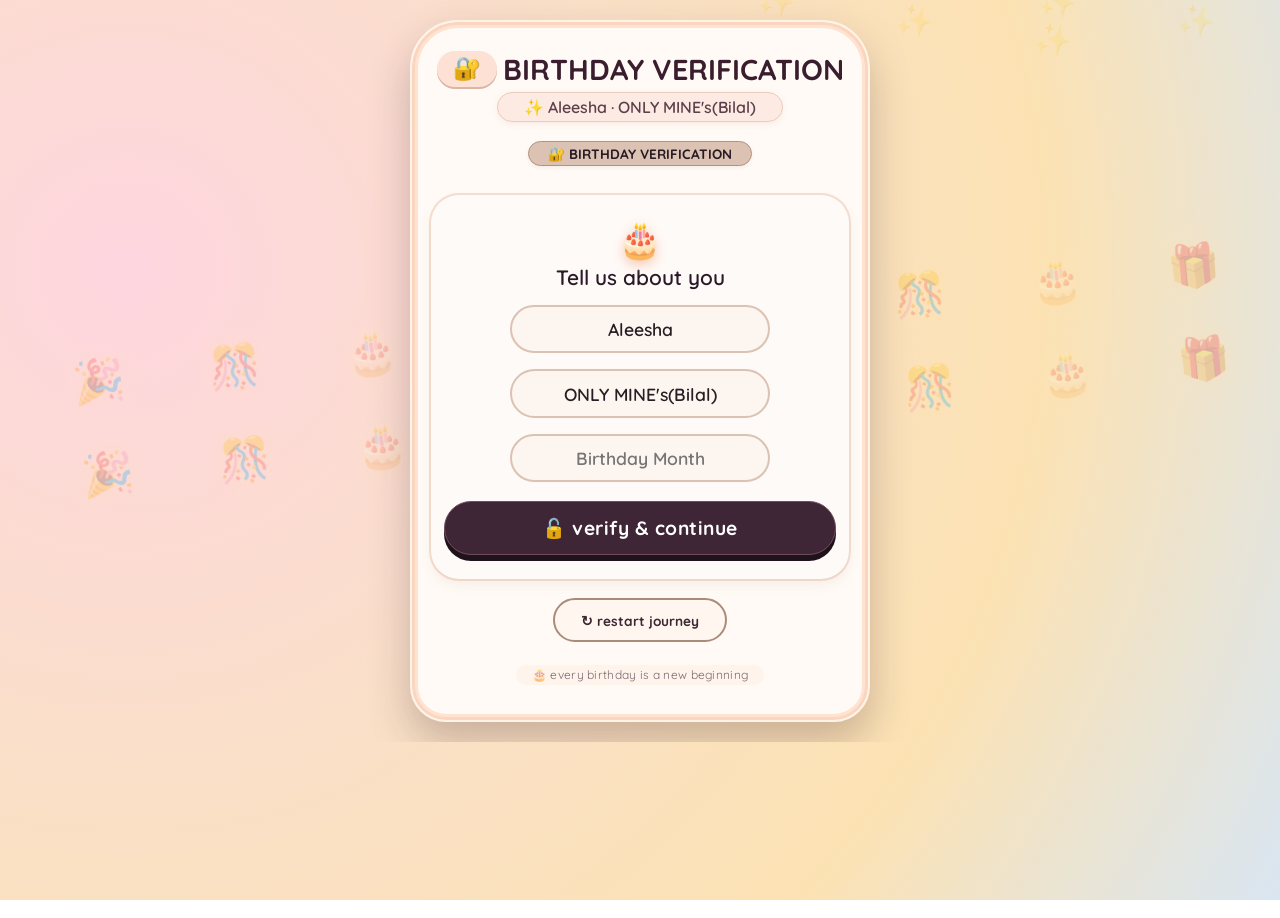
<file: index.html>
<!DOCTYPE html>
<html lang="en">
<head>
    <meta charset="UTF-8">
    <meta name="viewport" content="width=device-width, initial-scale=1.0, maximum-scale=1.0, user-scalable=yes">
    <title>🎂 Birthday Verification · Aleesha</title>
    <link href="https://fonts.googleapis.com/css2?family=Quicksand:wght@400;600;700&display=swap" rel="stylesheet">
    <style>
        * {
            margin: 0;
            padding: 0;
            box-sizing: border-box;
        }

        html, body {
            width: 100%;
            min-height: 100vh;
            min-height: -webkit-fill-available;
            overflow-x: hidden;
        }

        body {
            background: radial-gradient(circle at 10% 30%, #ffd6e0 0%, #f9e0c7 40%, #fce2b3 70%, #d9e6f2 100%);
            min-height: 100vh;
            min-height: -webkit-fill-available;
            display: flex;
            justify-content: center;
            align-items: center;
            font-family: 'Quicksand', sans-serif;
            padding: 12px;
            position: relative;
            overflow-x: hidden;
        }

        body::before {
            content: "🎈 🎉 🎊 🎂 🎁 🎈 🎉 🎊 🎂 🎁 🎈 🎉 🎊 🎂 🎁 🎈 🎉 🎊 🎂 🎁";
            position: absolute;
            top: 0;
            left: 0;
            width: 100%;
            height: 100%;
            font-size: 2.4rem;
            letter-spacing: 1.2rem;
            word-spacing: 1.8rem;
            opacity: 0.25;
            pointer-events: none;
            display: flex;
            flex-wrap: wrap;
            justify-content: center;
            align-items: center;
            transform: rotate(-6deg) scale(1.1);
            z-index: 0;
            color: #ffb07c;
            text-shadow: 0 0 12px #ffdbb5, 0 0 30px #ffe5b9;
            line-height: 2.2;
            white-space: pre-wrap;
            font-weight: 400;
            animation: floatConfetti 28s infinite alternate ease-in-out;
        }

        body::after {
            content: "✨ ✨ ✨ ✨ ✨ ✨ ✨ ✨ ✨ ✨ ✨ ✨ ✨ ✨ ✨ ✨ ✨ ✨ ✨ ✨";
            position: absolute;
            top: 0;
            left: 0;
            width: 100%;
            height: 100%;
            font-size: 1.6rem;
            letter-spacing: 2.4rem;
            opacity: 0.16;
            pointer-events: none;
            display: flex;
            flex-wrap: wrap;
            justify-content: space-around;
            align-items: flex-start;
            z-index: 0;
            color: #ffdb9d;
            transform: rotate(8deg) scale(1.2);
            animation: sparkleMove 20s infinite alternate;
        }

        @keyframes floatConfetti {
            0% { transform: rotate(-6deg) scale(1) translateY(0); opacity: 0.2; }
            100% { transform: rotate(4deg) scale(1.15) translateY(-15px); opacity: 0.35; }
        }
        @keyframes sparkleMove {
            0% { transform: rotate(5deg) scale(1.1) translateX(-8px); opacity: 0.12; }
            100% { transform: rotate(-3deg) scale(1.25) translateX(10px); opacity: 0.22; }
        }

        .card {
            max-width: 460px;
            width: 100%;
            background: rgba(255, 248, 240, 0.92);
            backdrop-filter: blur(6px);
            -webkit-backdrop-filter: blur(6px);
            background: #fffaf5;
            border-radius: 48px 48px 36px 36px;
            box-shadow: 0 20px 40px rgba(60, 30, 40, 0.25), 0 0 0 3px #fad6c0 inset, 0 0 0 6px #ffe3d0 inset;
            padding: 1.8rem 1.2rem 2.2rem;
            transition: all 0.2s ease;
            text-align: center;
            position: relative;
            z-index: 10;
            border: 2px solid #fff3e6;
            margin: 8px auto;
        }

        h1 {
            font-size: 1.8rem;
            font-weight: 700;
            color: #3a1e2e;
            display: flex;
            align-items: center;
            justify-content: center;
            gap: 6px;
            flex-wrap: wrap;
            margin-bottom: 0.3rem;
        }
        h1 span {
            background: #fce1d4;
            padding: 0.15rem 1rem;
            border-radius: 60px;
            font-size: 1.4rem;
            line-height: 1.4;
            box-shadow: 0 2px 0 #dbb6a2;
        }
        .subhead {
            color: #5c3f4b;
            font-weight: 600;
            font-size: 1rem;
            background: #fceae3;
            display: inline-block;
            padding: 0.25rem 1.6rem;
            border-radius: 40px;
            margin-bottom: 1.2rem;
            border: 1px solid #ebccbc;
            box-shadow: 0 2px 6px rgba(214, 156, 130, 0.15);
            word-break: break-word;
            max-width: 100%;
        }
        .step-indicator {
            font-size: 0.85rem;
            background: #dcc2b3;
            color: #281b23;
            padding: 0.2rem 1.2rem;
            border-radius: 40px;
            display: inline-block;
            font-weight: 700;
            margin-bottom: 1rem;
            border: 1px solid #b29380;
            box-shadow: 0 2px 4px rgba(0,0,0,0.05);
        }
        .question-box {
            background: #ffffffd9;
            backdrop-filter: blur(2px);
            -webkit-backdrop-filter: blur(2px);
            background: #fefaf7;
            border-radius: 28px;
            padding: 1.4rem 0.8rem;
            margin: 0.8rem 0 1.2rem;
            box-shadow: 0 6px 12px rgba(158, 106, 82, 0.08), 0 0 0 2px #f5ded2;
        }
        .question-text {
            font-size: 1.3rem;
            font-weight: 600;
            color: #2b1929;
            line-height: 1.4;
            margin-bottom: 0.4rem;
            padding: 0 4px;
        }
        .question-emoji {
            font-size: 2.2rem;
            display: block;
            margin-bottom: 0.1rem;
            filter: drop-shadow(0 4px 6px #f7c6b0);
        }
        .options-grid {
            display: flex;
            flex-wrap: wrap;
            justify-content: center;
            gap: 0.6rem;
            margin: 1.2rem 0 0.6rem;
        }
        .option-btn {
            background: #f6ece6;
            border: 2px solid #e5d0c2;
            padding: 0.6rem 1rem;
            border-radius: 60px;
            font-size: 0.95rem;
            font-weight: 600;
            color: #321f2b;
            cursor: pointer;
            transition: all 0.12s;
            box-shadow: 0 2px 4px rgba(0,0,0,0.02);
            font-family: 'Quicksand', sans-serif;
            flex: 1 0 auto;
            max-width: 170px;
            letter-spacing: 0.2px;
            -webkit-tap-highlight-color: transparent;
            touch-action: manipulation;
            min-height: 48px;
            display: flex;
            align-items: center;
            justify-content: center;
        }
        .option-btn:hover {
            background: #fce3d4;
            border-color: #c7a392;
            transform: scale(0.97);
        }
        .option-btn:active {
            background: #efd3c1;
            transform: scale(0.93);
        }
        .option-btn.selected {
            background: #dbb8a5;
            border-color: #9b7b6a;
            color: #1f121b;
            box-shadow: 0 0 0 2px #f3e1d6;
        }
        .action-btn {
            background: #3f2636;
            border: none;
            padding: 0.8rem 1.8rem;
            border-radius: 60px;
            font-weight: 700;
            font-size: 1.2rem;
            color: white;
            cursor: pointer;
            transition: 0.12s;
            box-shadow: 0 6px 0 #1f121b;
            margin: 0.8rem 0 0.1rem;
            width: 100%;
            font-family: 'Quicksand', sans-serif;
            letter-spacing: 0.5px;
            border: 1px solid #6f4d5a;
            -webkit-tap-highlight-color: transparent;
            touch-action: manipulation;
            min-height: 54px;
        }
        .action-btn:active {
            transform: translateY(4px);
            box-shadow: 0 2px 0 #1f121b;
        }
        .action-btn:disabled {
            opacity: 0.5;
            transform: translateY(4px);
            box-shadow: 0 2px 0 #1f121b;
            pointer-events: none;
        }
        .reset-area {
            margin-top: 1.2rem;
            display: flex;
            justify-content: center;
        }
        .reset-btn {
            background: transparent;
            border: 2px solid #ab8a7a;
            color: #3d2832;
            padding: 0.35rem 1.6rem;
            border-radius: 60px;
            font-weight: 700;
            font-size: 0.85rem;
            cursor: pointer;
            transition: 0.1s;
            font-family: 'Quicksand', sans-serif;
            background: rgba(255, 242, 235, 0.5);
            backdrop-filter: blur(2px);
            -webkit-backdrop-filter: blur(2px);
            -webkit-tap-highlight-color: transparent;
            touch-action: manipulation;
            min-height: 44px;
        }
        .reset-btn:hover {
            background: #e9d5ca;
            border-color: #7f6253;
        }
        .reset-btn:active {
            transform: scale(0.96);
        }
        .footnote {
            margin-top: 1.4rem;
            color: #5b4450;
            font-size: 0.75rem;
            opacity: 0.8;
            letter-spacing: 0.3px;
            background: rgba(255, 235, 220, 0.5);
            padding: 0.15rem 1rem;
            border-radius: 30px;
            display: inline-block;
            backdrop-filter: blur(2px);
            -webkit-backdrop-filter: blur(2px);
        }
        .hidden {
            display: none !important;
        }
        .input-field {
            background: #fcf5f0;
            border: 2px solid #dcc2b3;
            border-radius: 60px;
            padding: 0.7rem 1.2rem;
            font-size: 1.1rem;
            width: 100%;
            max-width: 260px;
            margin: 0.4rem auto;
            font-family: 'Quicksand', sans-serif;
            font-weight: 600;
            color: #291d24;
            outline: none;
            text-align: center;
            -webkit-appearance: none;
            appearance: none;
        }
        .input-field:focus {
            border-color: #a77b68;
            background: #fffbf9;
        }
        .row {
            display: flex;
            flex-direction: column;
            align-items: center;
        }
        .text-input-area {
            margin: 0.8rem 0;
        }
        .text-input-area textarea {
            width: 100%;
            max-width: 300px;
            padding: 0.8rem 1rem;
            border-radius: 16px;
            border: 2px solid #dcc2b3;
            font-family: 'Quicksand', sans-serif;
            font-size: 0.95rem;
            resize: vertical;
            min-height: 60px;
            background: #fcf5f0;
            outline: none;
            transition: border-color 0.2s;
        }
        .text-input-area textarea:focus {
            border-color: #a77b68;
            background: #fffbf9;
        }

        /* ===== LOADING SCREEN ===== */
        #loadingScreen {
            position: fixed;
            top: 0;
            left: 0;
            width: 100%;
            height: 100%;
            background: radial-gradient(circle at 30% 20%, #ffd6e0, #f9c8b0);
            display: flex;
            flex-direction: column;
            justify-content: center;
            align-items: center;
            z-index: 9999;
            transition: opacity 0.8s ease;
            padding: 20px;
        }
        #loadingScreen.hidden {
            opacity: 0;
            pointer-events: none;
        }
        .loader {
            width: 60px;
            height: 60px;
            border: 6px solid #fce1d4;
            border-top: 6px solid #c45a7a;
            border-radius: 50%;
            animation: spin 1s linear infinite;
            margin-bottom: 20px;
        }
        @keyframes spin {
            0% { transform: rotate(0deg); }
            100% { transform: rotate(360deg); }
        }
        .loading-text {
            font-size: 1.4rem;
            font-weight: 700;
            color: #4a2a36;
            animation: pulse 1.2s ease-in-out infinite;
        }
        @keyframes pulse {
            0%, 100% { opacity: 1; transform: scale(1); }
            50% { opacity: 0.6; transform: scale(0.97); }
        }
        .loading-emoji {
            font-size: 3rem;
            margin-bottom: 10px;
            animation: bounce 1.5s infinite;
        }
        @keyframes bounce {
            0%, 100% { transform: translateY(0); }
            50% { transform: translateY(-15px); }
        }

        /* ===== STICKER BURST ===== */
        #stickerBurst {
            position: fixed;
            top: 0;
            left: 0;
            width: 100%;
            height: 100%;
            pointer-events: none;
            z-index: 100;
            overflow: hidden;
        }
        .sticker {
            position: absolute;
            font-size: 3.5rem;
            animation: floatSticker 6s ease-in-out forwards;
            opacity: 0;
        }
        @keyframes floatSticker {
            0% { opacity: 0; transform: scale(0.2) rotate(-20deg) translateY(30px); }
            20% { opacity: 1; transform: scale(1.2) rotate(5deg) translateY(-10px); }
            80% { opacity: 1; transform: scale(1) rotate(0deg) translateY(0); }
            100% { opacity: 0.9; transform: scale(0.9) rotate(5deg) translateY(-20px); }
        }

        /* ===== SURPRISE FINAL ===== */
        .final-surprise {
            background: #fcefe8;
            border-radius: 32px;
            padding: 1.4rem 0.8rem;
            margin: 1rem 0;
            border: 2px dashed #b68874;
            box-shadow: 0 0 0 4px #f7ded2;
            position: relative;
            z-index: 50;
        }
        .final-surprise h2 {
            font-size: 2.2rem;
            color: #c45a7a;
            display: flex;
            align-items: center;
            justify-content: center;
            gap: 10px;
            flex-wrap: wrap;
            animation: glowText 2s ease-in-out infinite alternate;
        }
        @keyframes glowText {
            0% { text-shadow: 0 0 10px #ffb6c9, 0 0 20px #ff9eb6; }
            100% { text-shadow: 0 0 20px #ff6b8a, 0 0 40px #ff4d73, 0 0 60px #ff3355; }
        }
        .final-surprise p {
            font-size: 1.1rem;
            margin-top: 0.6rem;
            color: #412f38;
            font-weight: 600;
        }
        .gift-emoji-big {
            font-size: 3.6rem;
            line-height: 1.2;
            animation: bounce 1.8s infinite;
        }
        .memories-btn {
            background: linear-gradient(135deg, #c45a7a, #a63a5a);
            border: none;
            padding: 0.9rem 2rem;
            border-radius: 60px;
            font-weight: 700;
            font-size: 1.2rem;
            color: white;
            cursor: pointer;
            transition: 0.15s;
            box-shadow: 0 6px 0 #6a2a3e;
            width: 100%;
            font-family: 'Quicksand', sans-serif;
            letter-spacing: 0.5px;
            -webkit-tap-highlight-color: transparent;
            touch-action: manipulation;
            min-height: 54px;
            margin-top: 0.8rem;
        }
        .memories-btn:active {
            transform: translateY(4px);
            box-shadow: 0 2px 0 #6a2a3e;
        }

        /* ===== ACCESS GRANTED MESSAGE ===== */
        .access-granted-msg {
            background: linear-gradient(135deg, #fcefe8, #fde8dc);
            border-radius: 20px;
            padding: 1.2rem;
            margin: 0.6rem 0 1rem;
            border: 2px solid #f5d6c8;
        }
        .access-granted-msg .big-emoji {
            font-size: 2.8rem;
            display: block;
            margin-bottom: 0.2rem;
        }
        .access-granted-msg .msg-text {
            font-size: 1.1rem;
            font-weight: 600;
            color: #3a2a32;
            line-height: 1.6;
        }
        .access-granted-msg .msg-text .highlight {
            color: #c45a7a;
        }

        @media (max-width: 480px) {
            .card { padding: 1.2rem 0.8rem 1.8rem; border-radius: 36px 36px 28px 28px; }
            .question-text { font-size: 1.15rem; }
            .option-btn { font-size: 0.85rem; padding: 0.5rem 0.8rem; max-width: 155px; min-height: 44px; }
            .action-btn { font-size: 1rem; padding: 0.7rem 1.2rem; min-height: 50px; }
            body::before { font-size: 1.8rem; letter-spacing: 0.8rem; word-spacing: 1.2rem; }
            body::after { font-size: 1.2rem; letter-spacing: 1.6rem; }
            h1 { font-size: 1.4rem; }
            h1 span { font-size: 1.2rem; }
            .subhead { font-size: 0.85rem; padding: 0.2rem 1.2rem; }
            .final-surprise h2 { font-size: 1.6rem; }
            .gift-emoji-big { font-size: 2.8rem; }
            .sticker { font-size: 2.8rem; }
            .access-granted-msg .msg-text { font-size: 1rem; }
            .text-input-area textarea { max-width: 100%; font-size: 0.85rem; }
        }

        .option-btn, .action-btn, .reset-btn, .input-field, .memories-btn, .text-input-area textarea {
            touch-action: manipulation;
        }
    </style>
</head>
<body>

    <!-- ===== LOADING SCREEN ===== -->
    <div id="loadingScreen">
        <div class="loading-emoji">🎂</div>
        <div class="loader"></div>
        <div class="loading-text">✨ Preparing your surprise...</div>
    </div>

    <!-- ===== STICKER BURST CONTAINER ===== -->
    <div id="stickerBurst"></div>

    <!-- ===== MAIN CARD ===== -->
    <div class="card" id="app">
        <div id="headerArea">
            <h1>
                <span>🔐</span> BIRTHDAY VERIFICATION
            </h1>
            <div class="subhead" id="userDisplay">✨ Aleesha · ONLY MINE's(Bilal)</div>
        </div>

        <div class="step-indicator" id="stepIndicator">💗 FINAL ROUND • 01</div>

        <div id="dynamicContent"></div>

        <div class="reset-area">
            <button class="reset-btn" id="resetBtn">↻ restart journey</button>
        </div>
        <div class="footnote">🎂 every birthday is a new beginning</div>
    </div>

    <script>
        (function() {
            // ---------- state ----------
            let state = {
                name: 'Aleesha',
                nickname: "ONLY MINE's(Bilal)",
                month: '',
                currentStep: 0,
                answers: [],
                textAnswer: '',
                accessGranted: false,
                surpriseShown: false,
            };

            // ---------- CUSTOM QUESTIONS ----------
            const questions = [
                {
                    label: '💗 FINAL ROUND • 01',
                    emoji: '🌅',
                    text: 'Tumhara aj ka din kaisa tha?',
                    options: ['Acha', 'Bura', 'Bas theek', 'Bohat acha']
                },
                {
                    label: '💗 FINAL ROUND • 02',
                    emoji: '🎯',
                    text: 'Tumhara aj ka plan kya hai?',
                    options: ['Outing', 'Ghar mein bas qaid ho jana 😭', 'Family ke saath rehna', 'Kuch nahi']
                },
                {
                    label: '💗 FINAL ROUND • 03',
                    emoji: '💖',
                    text: 'Kya tumhara dil aj mujhse baat karna pasand karega?',
                    options: ['Han', 'Nahi', 'Bilkul bhi nahi', 'Socha bhi kaise 😂']
                },
                {
                    label: '💗 FINAL ROUND • 04',
                    emoji: '🤔',
                    text: 'Link kholne ke baad mere bare mein kya khayal aya?',
                    options: ['Pata nahi', 'Nahi janti', 'Bas theek laga', 'Khud likhna hai ✍️']
                },
                {
                    label: '💗 FINAL ROUND • 05',
                    emoji: '💭',
                    text: 'Aaj ke liye tumhari kya feelings hain?',
                    options: ['Sad 😔', 'Happy 😊', 'Kisi ka intezar 👀', 'Apni dili khushi ❤️']
                },
                {
                    label: '💗 FINAL ROUND • 06',
                    emoji: '🎀',
                    text: 'Mera is tarah wish karna acha laga?',
                    options: ['Han ❤️', 'Nahii', 'Bas theek laga', 'Fazool tha 😂']
                }
            ];

            const dynamicEl = document.getElementById('dynamicContent');
            const stepIndicator = document.getElementById('stepIndicator');
            const userDisplay = document.getElementById('userDisplay');
            const loadingScreen = document.getElementById('loadingScreen');
            const stickerBurst = document.getElementById('stickerBurst');

            function updateUserDisplay() {
                userDisplay.textContent = `✨ Aleesha · ONLY MINE's(Bilal)`;
            }

            // ===== STICKER BURST =====
            function triggerStickerBurst() {
                const stickers = ['🎈', '🎉', '🎊', '🎂', '🎁', '✨', '🌟', '💖', '🌸', '🌈', '🎀', '🧁', '🍰', '🥳', '💕', '🌹'];
                const container = stickerBurst;
                container.innerHTML = '';

                const numStickers = 30 + Math.floor(Math.random() * 20);
                for (let i = 0; i < numStickers; i++) {
                    const sticker = document.createElement('div');
                    sticker.className = 'sticker';
                    sticker.textContent = stickers[Math.floor(Math.random() * stickers.length)];
                    sticker.style.left = Math.random() * 100 + '%';
                    sticker.style.top = Math.random() * 100 + '%';
                    sticker.style.fontSize = (2.0 + Math.random() * 3.0) + 'rem';
                    sticker.style.animationDuration = (4 + Math.random() * 5) + 's';
                    sticker.style.animationDelay = (Math.random() * 2.5) + 's';
                    const rotate = (Math.random() - 0.5) * 40;
                    sticker.style.transform = `rotate(${rotate}deg)`;
                    container.appendChild(sticker);
                }

                setTimeout(() => {
                    container.innerHTML = '';
                }, 8000);
            }

            // ===== SHOW SURPRISE WITH LOADING =====
            function showSurpriseWithLoading() {
                if (state.surpriseShown) return;
                state.surpriseShown = true;

                loadingScreen.classList.remove('hidden');

                setTimeout(() => {
                    loadingScreen.classList.add('hidden');
                    triggerStickerBurst();
                    renderSurprise();
                }, 2500);
            }

            // ===== RENDER SURPRISE =====
            function renderSurprise() {
                stepIndicator.textContent = '🎉 ACCESS GRANTED!';

                let answerSummary = '';
                if (state.answers.length > 0) {
                    const selectedTexts = state.answers.map((ansIdx, idx) => {
                        if (idx < questions.length && ansIdx !== undefined) {
                            return questions[idx].options[ansIdx] || '✨';
                        }
                        return '✨';
                    }).filter(t => t);
                    if (selectedTexts.length) {
                        answerSummary = selectedTexts.join(' · ');
                    }
                }

                // Add text answer if provided
                let textAnswerDisplay = '';
                if (state.textAnswer && state.textAnswer.trim()) {
                    textAnswerDisplay = `<div style="background: #f2ddd2; border-radius:16px; padding:0.6rem; margin:0.6rem 0; font-style:italic;">💬 "${state.textAnswer}"</div>`;
                }

                const html = `
                    <div class="final-surprise">
                        <div class="gift-emoji-big">🎁</div>
                        <h2>🎂 Happy Birthday Aleesha! 🎂</h2>
                        <p style="font-size:1.2rem;">${state.nickname} 🎉</p>

                        <div class="access-granted-msg">
                            <span class="big-emoji">🎉</span>
                            <div class="msg-text">
                                Verification complete...<br>
                                <span class="highlight">Lekin asal surprise abhi baaki hai 👀</span>
                            </div>
                        </div>

                        ${textAnswerDisplay}

                        <p style="font-size:0.95rem; background: #e9d5ca; padding:0.5rem; border-radius:60px; margin-top:0.5rem; word-break:break-word;">
                            ${answerSummary || '🌟 Your perfect birthday vibe'}
                        </p>
                        <div style="font-size:2.2rem; margin:0.4rem 0;">🎉🎂✨</div>
                        <div style="background: #fff2ea; border-radius:30px; padding:0.6rem; border:1px solid #c6a392;">
                            <span style="font-size:1.1rem;">💌 you are loved & celebrated!</span>
                        </div>
                        <div style="margin-top: 1rem; font-size:1.8rem;">🎈🎁🎊</div>

                        <button class="memories-btn" id="memoriesBtn">📸 Our Memories</button>
                    </div>
                    <button class="action-btn" id="restartFromSurprise" style="background:#5f3f4a;">🔄 start over</button>
                `;
                dynamicEl.innerHTML = html;

                document.getElementById('restartFromSurprise').addEventListener('click', function() {
                    resetAll();
                });

                document.getElementById('memoriesBtn').addEventListener('click', function() {
                    window.open('memories.html', '_blank');
                });
            }

            // ===== RENDER VERIFICATION =====
            function renderVerificationForm() {
                stepIndicator.textContent = '🔐 BIRTHDAY VERIFICATION';
                const html = `
                    <div class="question-box">
                        <span class="question-emoji">🎂</span>
                        <div class="question-text" style="font-size:1.3rem;">Tell us about you</div>
                        <div class="row" style="gap:0.2rem;">
                            <input class="input-field" id="inputName" type="text" placeholder="Your Name" value="${state.name || ''}" inputmode="text">
                            <input class="input-field" id="inputNickname" type="text" placeholder="Your Nickname" value="${state.nickname || ''}" inputmode="text">
                            <input class="input-field" id="inputMonth" type="text" placeholder="Birthday Month" value="${state.month || ''}" inputmode="text">
                        </div>
                        <button class="action-btn" id="verifyBtn">🔓 verify & continue</button>
                    </div>
                `;
                dynamicEl.innerHTML = html;

                const nameInp = document.getElementById('inputName');
                const nickInp = document.getElementById('inputNickname');
                const monthInp = document.getElementById('inputMonth');
                const verifyBtn = document.getElementById('verifyBtn');

                function attemptVerify() {
                    const name = nameInp.value.trim() || 'Aleesha';
                    const nickname = nickInp.value.trim() || "ONLY MINE's(Bilal)";
                    const month = monthInp.value.trim();
                    if (name && nickname && month) {
                        state.name = name;
                        state.nickname = nickname;
                        state.month = month;
                        updateUserDisplay();
                        state.answers = [];
                        state.textAnswer = '';
                        state.currentStep = 0;
                        state.accessGranted = false;
                        state.surpriseShown = false;
                        render();
                    } else {
                        alert('Please fill in all fields: Name, Nickname, and Birthday Month ✨');
                    }
                }

                verifyBtn.addEventListener('click', attemptVerify);
                [nameInp, nickInp, monthInp].forEach(inp => {
                    inp.addEventListener('keypress', (e) => {
                        if (e.key === 'Enter') attemptVerify();
                    });
                });
            }

            // ===== RENDER QUESTION =====
            function render() {
                if (state.accessGranted) {
                    if (!state.surpriseShown) {
                        showSurpriseWithLoading();
                    } else {
                        renderSurprise();
                    }
                    return;
                }

                if (!state.name || !state.nickname || !state.month) {
                    renderVerificationForm();
                    return;
                }

                const step = state.currentStep;
                if (step >= questions.length) {
                    grantAccess();
                    return;
                }

                const q = questions[step];
                stepIndicator.textContent = q.label;

                let html = `<div class="question-box">`;
                html += `<span class="question-emoji">${q.emoji}</span>`;
                html += `<div class="question-text">${q.text}</div>`;
                html += `<div class="options-grid" id="optionsGrid">`;

                const selectedIdx = state.answers[step] !== undefined ? state.answers[step] : -1;
                q.options.forEach((opt, idx) => {
                    const selClass = (idx === selectedIdx) ? 'selected' : '';
                    html += `<button class="option-btn ${selClass}" data-opt-index="${idx}">${opt}</button>`;
                });

                html += `</div>`;

                // Special: If step 3 (index 3) and option 3 selected, show text input
                if (step === 3 && state.answers[step] === 3) {
                    html += `
                        <div class="text-input-area">
                            <textarea id="textAnswerInput" placeholder="Apna answer yahan likho..." rows="2">${state.textAnswer || ''}</textarea>
                        </div>
                    `;
                }

                const isAnswered = state.answers[step] !== undefined;
                html += `<button class="action-btn" id="nextStepBtn" ${!isAnswered ? 'disabled' : ''}>`;
                if (step === questions.length - 1) {
                    html += `🎁 OPEN MY SURPRISE`;
                } else {
                    html += `→ next question`;
                }
                html += `</button>`;
                html += `</div>`;

                dynamicEl.innerHTML = html;

                // Option click handlers
                document.querySelectorAll('.option-btn').forEach(btn => {
                    btn.addEventListener('click', function() {
                        const idx = parseInt(this.dataset.optIndex, 10);
                        state.answers[step] = idx;
                        // If not step 3, clear text answer
                        if (step !== 3) {
                            state.textAnswer = '';
                        }
                        render();
                    });
                });

                // Text input handler for step 3
                const textArea = document.getElementById('textAnswerInput');
                if (textArea) {
                    textArea.addEventListener('input', function() {
                        state.textAnswer = this.value;
                    });
                }

                // Next button handler
                const nextBtn = document.getElementById('nextStepBtn');
                if (nextBtn) {
                    nextBtn.addEventListener('click', function() {
                        const stepNow = state.currentStep;

                        // If step 3 and option 3 selected, ensure text is filled
                        if (stepNow === 3 && state.answers[stepNow] === 3) {
                            const textInput = document.getElementById('textAnswerInput');
                            if (textInput && !textInput.value.trim()) {
                                alert('Please write your answer before continuing ✍️');
                                return;
                            }
                            state.textAnswer = textInput ? textInput.value.trim() : '';
                        }

                        if (state.answers[stepNow] === undefined) return;

                        if (stepNow === questions.length - 1) {
                            grantAccess();
                        } else {
                            state.currentStep = stepNow + 1;
                            render();
                        }
                    });
                }
            }

            function grantAccess() {
                state.accessGranted = true;
                state.surpriseShown = false;
                showSurpriseWithLoading();
            }

            function resetAll() {
                state.name = 'Aleesha';
                state.nickname = "ONLY MINE's(Bilal)";
                state.month = '';
                state.currentStep = 0;
                state.answers = [];
                state.textAnswer = '';
                state.accessGranted = false;
                state.surpriseShown = false;
                updateUserDisplay();
                stickerBurst.innerHTML = '';
                loadingScreen.classList.add('hidden');
                render();
            }

            document.getElementById('resetBtn').addEventListener('click', resetAll);
            resetAll();
        })();
    </script>
</body>
</html>
</file>
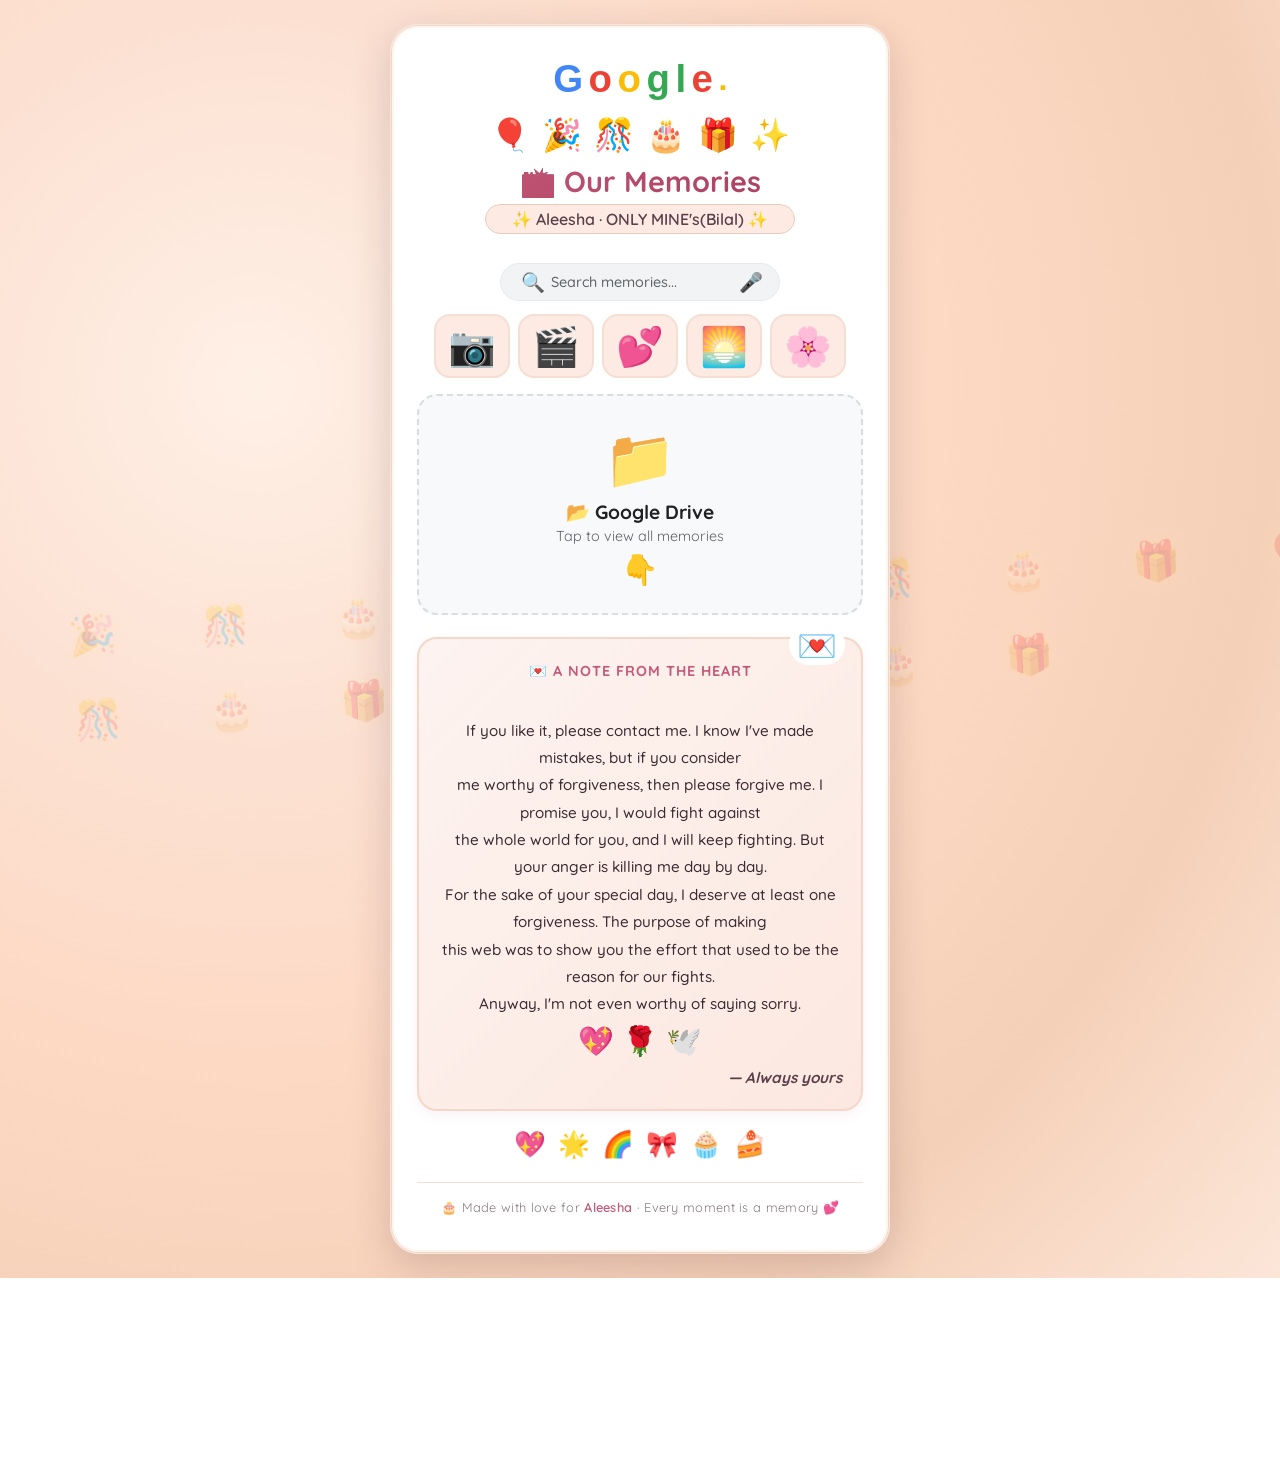
<file: memories.html>
<!DOCTYPE html>
<html lang="en">
<head>
    <meta charset="UTF-8" />
    <meta name="viewport" content="width=device-width, initial-scale=1.0, maximum-scale=1.0, user-scalable=yes" />
    <title>📸 Memories · Aleesha</title>
    <!-- Google Font -->
    <link href="https://fonts.googleapis.com/css2?family=Quicksand:wght@400;600;700&display=swap" rel="stylesheet" />
    <style>
        * {
            margin: 0;
            padding: 0;
            box-sizing: border-box;
        }

        html,
        body {
            width: 100%;
            min-height: 100vh;
            min-height: -webkit-fill-available;
            overflow-x: hidden;
            font-family: 'Quicksand', 'Segoe UI', Roboto, Arial, sans-serif;
        }

        /* ===== BIRTHDAY BACKGROUND ===== */
        body {
            background: radial-gradient(circle at 20% 30%, #fff0e6 0%, #fce2d4 25%, #fdd9c4 50%, #f5d0b8 75%, #fce6d8 100%);
            min-height: 100vh;
            display: flex;
            justify-content: center;
            align-items: center;
            padding: 16px;
            position: relative;
        }

        /* Floating confetti & balloons */
        body::before {
            content: "🎈 🎉 🎊 🎂 🎁 🎈 🎉 🎊 🎂 🎁 🎈 🎉 🎊 🎂 🎁 🎈 🎉 🎊 🎂 🎁";
            position: absolute;
            top: 0;
            left: 0;
            width: 100%;
            height: 100%;
            font-size: 2.2rem;
            letter-spacing: 1.2rem;
            word-spacing: 1.8rem;
            opacity: 0.2;
            pointer-events: none;
            display: flex;
            flex-wrap: wrap;
            justify-content: center;
            align-items: center;
            transform: rotate(-4deg) scale(1.1);
            z-index: 0;
            color: #ff9a7a;
            text-shadow: 0 0 12px #ffdbb5, 0 0 30px #ffe5b9;
            line-height: 2.2;
            white-space: pre-wrap;
            font-weight: 400;
            animation: floatDecor 30s infinite alternate ease-in-out;
        }

        body::after {
            content: "✨ ✨ ✨ ✨ ✨ ✨ ✨ ✨ ✨ ✨ ✨ ✨ ✨ ✨ ✨ ✨ ✨ ✨ ✨ ✨";
            position: absolute;
            top: 0;
            left: 0;
            width: 100%;
            height: 100%;
            font-size: 1.5rem;
            letter-spacing: 2.4rem;
            opacity: 0.15;
            pointer-events: none;
            display: flex;
            flex-wrap: wrap;
            justify-content: space-around;
            align-items: flex-start;
            z-index: 0;
            color: #ffdb9d;
            transform: rotate(6deg) scale(1.2);
            animation: sparkleDrift 22s infinite alternate;
        }

        @keyframes floatDecor {
            0% {
                transform: rotate(-4deg) scale(1) translateY(0);
                opacity: 0.18;
            }
            100% {
                transform: rotate(4deg) scale(1.12) translateY(-12px);
                opacity: 0.3;
            }
        }
        @keyframes sparkleDrift {
            0% {
                transform: rotate(6deg) scale(1.1) translateX(-6px);
                opacity: 0.12;
            }
            100% {
                transform: rotate(-4deg) scale(1.2) translateX(8px);
                opacity: 0.2;
            }
        }

        /* ===== GOOGLE-STYLE CARD ===== */
        .google-card {
            max-width: 500px;
            width: 100%;
            background: rgba(255, 255, 255, 0.92);
            backdrop-filter: blur(12px);
            -webkit-backdrop-filter: blur(12px);
            background: #ffffff;
            border-radius: 28px;
            box-shadow: 0 12px 40px rgba(60, 30, 40, 0.18), 0 0 0 1px #f0d6c8 inset, 0 0 0 3px #fff5ef inset;
            padding: 2rem 1.6rem 2.4rem;
            position: relative;
            z-index: 10;
            border: 1px solid #f5e6dc;
            transition: all 0.2s ease;
            margin: 8px auto;
            text-align: center;
        }

        /* ===== GOOGLE LOGO ===== */
        .google-logo {
            display: flex;
            align-items: center;
            justify-content: center;
            gap: 6px;
            margin-bottom: 0.8rem;
            font-size: 2.4rem;
            font-weight: 700;
            letter-spacing: -0.5px;
            font-family: 'Segoe UI', Roboto, Arial, sans-serif;
        }
        .google-logo .g { color: #4285F4; }
        .google-logo .o1 { color: #EA4335; }
        .google-logo .o2 { color: #FBBC05; }
        .google-logo .l { color: #34A853; }
        .google-logo .e { color: #EA4335; }
        .google-logo .s { color: #4285F4; }
        .google-logo .dot { color: #FBBC05; font-size: 2rem; }

        /* ===== DECORATIONS ===== */
        .deco-row {
            display: flex;
            justify-content: center;
            gap: 12px;
            font-size: 2rem;
            margin-bottom: 0.6rem;
            flex-wrap: wrap;
        }
        .deco-row span {
            animation: floatDecorIcon 3s ease-in-out infinite alternate;
        }
        .deco-row span:nth-child(2) { animation-delay: 0.4s; }
        .deco-row span:nth-child(3) { animation-delay: 0.8s; }
        .deco-row span:nth-child(4) { animation-delay: 1.2s; }
        .deco-row span:nth-child(5) { animation-delay: 0.6s; }
        .deco-row span:nth-child(6) { animation-delay: 1.0s; }

        @keyframes floatDecorIcon {
            0% { transform: translateY(0) scale(1); }
            100% { transform: translateY(-8px) scale(1.1); }
        }

        /* ===== TITLE ===== */
        .memories-title {
            font-size: 1.8rem;
            font-weight: 700;
            color: #3a1e2e;
            margin: 0.2rem 0 0.3rem;
            background: linear-gradient(135deg, #c45a7a, #a63a5a);
            -webkit-background-clip: text;
            -webkit-text-fill-color: transparent;
            background-clip: text;
        }
        .memories-sub {
            font-size: 1rem;
            color: #5c3f4b;
            background: #fceae3;
            display: inline-block;
            padding: 0.25rem 1.6rem;
            border-radius: 40px;
            margin-bottom: 1.2rem;
            border: 1px solid #ebccbc;
            font-weight: 600;
        }

        /* ===== GOOGLE DRIVE CARD ===== */
        .drive-card {
            background: #f8f9fa;
            border-radius: 20px;
            padding: 1.6rem 1.2rem;
            margin: 1rem 0 1.4rem;
            border: 2px dashed #dadce0;
            transition: all 0.25s ease;
            cursor: pointer;
        }
        .drive-card:hover {
            border-color: #c45a7a;
            background: #fdf3f0;
            transform: scale(1.01);
        }
        .drive-card:active {
            transform: scale(0.97);
        }
        .drive-icon {
            font-size: 3.6rem;
            display: block;
            margin-bottom: 0.4rem;
        }
        .drive-label {
            font-size: 1.2rem;
            font-weight: 700;
            color: #202124;
        }
        .drive-sub {
            font-size: 0.9rem;
            color: #5f6368;
            margin-top: 0.2rem;
        }
        .drive-arrow {
            font-size: 1.8rem;
            margin-top: 0.4rem;
            color: #c45a7a;
        }

        /* ===== MEMORIES PREVIEW (DECORATIVE) ===== */
        .memory-preview {
            display: flex;
            justify-content: center;
            gap: 8px;
            flex-wrap: wrap;
            margin: 0.8rem 0 0.4rem;
        }
        .memory-preview span {
            font-size: 2.4rem;
            background: #fceae3;
            padding: 6px 12px;
            border-radius: 16px;
            border: 2px solid #f5ded2;
            transition: 0.15s;
        }
        .memory-preview span:hover {
            transform: scale(1.08);
            border-color: #c45a7a;
        }

        /* ===== HEARTFELT MESSAGE ===== */
        .heartfelt-message {
            background: linear-gradient(135deg, #fdf3f0, #fce8e0);
            border-radius: 20px;
            padding: 1.4rem 1.2rem;
            margin: 1.2rem 0 1rem;
            border: 2px solid #f5d6c8;
            box-shadow: 0 4px 12px rgba(196, 90, 122, 0.08);
            text-align: left;
            position: relative;
        }
        .heartfelt-message::before {
            content: "💌";
            position: absolute;
            top: -14px;
            right: 16px;
            font-size: 2rem;
            background: #ffffff;
            padding: 0 8px;
            border-radius: 20px;
        }
        .heartfelt-message .msg-title {
            font-weight: 700;
            font-size: 0.9rem;
            color: #c45a7a;
            text-transform: uppercase;
            letter-spacing: 1px;
            margin-bottom: 0.6rem;
            text-align: center;
        }
        .heartfelt-message .msg-text {
            font-size: 0.95rem;
            line-height: 1.8;
            color: #3a2a32;
            font-weight: 500;
            white-space: pre-line;
            text-align: center;
        }
        .heartfelt-message .msg-text .highlight {
            color: #c45a7a;
            font-weight: 700;
        }
        .heartfelt-message .msg-sign {
            text-align: right;
            font-weight: 700;
            color: #5c3f4b;
            margin-top: 0.6rem;
            font-size: 0.95rem;
            font-style: italic;
        }
        .heartfelt-message .msg-emoji {
            text-align: center;
            font-size: 1.8rem;
            margin-top: 0.3rem;
        }

        /* ===== FOOTER ===== */
        .footer-note {
            margin-top: 1.4rem;
            font-size: 0.8rem;
            color: #8a7a82;
            border-top: 1px solid #f0e0d6;
            padding-top: 1rem;
            letter-spacing: 0.3px;
        }
        .footer-note span {
            font-weight: 600;
            color: #c45a7a;
        }

        /* ===== GOOGLE SEARCH BAR STYLE ===== */
        .search-mock {
            display: flex;
            align-items: center;
            justify-content: center;
            gap: 6px;
            background: #f1f3f4;
            border-radius: 60px;
            padding: 6px 16px 6px 20px;
            margin: 0.6rem auto 0.8rem;
            max-width: 280px;
            border: 1px solid #e8eaed;
        }
        .search-mock .mic {
            font-size: 1.2rem;
            color: #4285F4;
        }
        .search-mock .search-text {
            font-size: 0.9rem;
            color: #5f6368;
            flex: 1;
            text-align: left;
            font-weight: 500;
        }
        .search-mock .search-icon {
            font-size: 1.2rem;
            color: #9aa0a6;
        }

        /* ===== RESPONSIVE ===== */
        @media (max-width: 480px) {
            .google-card {
                padding: 1.4rem 1rem 1.8rem;
                border-radius: 24px;
            }
            .google-logo {
                font-size: 1.8rem;
            }
            .memories-title {
                font-size: 1.5rem;
            }
            .drive-icon {
                font-size: 2.8rem;
            }
            .deco-row {
                font-size: 1.6rem;
                gap: 8px;
            }
            .memory-preview span {
                font-size: 1.8rem;
                padding: 4px 10px;
            }
            body::before {
                font-size: 1.6rem;
                letter-spacing: 0.6rem;
                word-spacing: 1rem;
            }
            body::after {
                font-size: 1.2rem;
                letter-spacing: 1.6rem;
            }
            .heartfelt-message {
                padding: 1rem 0.8rem;
            }
            .heartfelt-message .msg-text {
                font-size: 0.85rem;
                line-height: 1.7;
            }
            .heartfelt-message::before {
                font-size: 1.6rem;
                top: -12px;
                right: 12px;
            }
        }

        @media (max-width: 380px) {
            .google-card {
                padding: 1rem 0.8rem 1.4rem;
            }
            .google-logo {
                font-size: 1.5rem;
            }
            .memories-title {
                font-size: 1.3rem;
            }
            .drive-label {
                font-size: 1rem;
            }
            .heartfelt-message .msg-text {
                font-size: 0.8rem;
            }
        }

        /* Touch friendly */
        .drive-card,
        .memory-preview span {
            touch-action: manipulation;
            -webkit-tap-highlight-color: transparent;
        }
    </style>
</head>
<body>

    <div class="google-card">

        <!-- ===== GOOGLE LOGO ===== -->
        <div class="google-logo">
            <span class="g">G</span>
            <span class="o1">o</span>
            <span class="o2">o</span>
            <span class="l">g</span>
            <span class="l" style="color:#34A853;">l</span>
            <span class="e">e</span>
            <span class="dot">.</span>
        </div>

        <!-- ===== DECORATIONS ===== -->
        <div class="deco-row">
            <span>🎈</span>
            <span>🎉</span>
            <span>🎊</span>
            <span>🎂</span>
            <span>🎁</span>
            <span>✨</span>
        </div>

        <!-- ===== TITLE ===== -->
        <div class="memories-title">📸 Our Memories</div>
        <div class="memories-sub">✨ Aleesha · ONLY MINE's(Bilal) ✨</div>

        <!-- ===== GOOGLE SEARCH BAR MOCK ===== -->
        <div class="search-mock">
            <span class="search-icon">🔍</span>
            <span class="search-text">Search memories...</span>
            <span class="mic">🎤</span>
        </div>

        <!-- ===== MEMORIES PREVIEW ===== -->
        <div class="memory-preview">
            <span>📷</span>
            <span>🎬</span>
            <span>💕</span>
            <span>🌅</span>
            <span>🌸</span>
        </div>

        <!-- ===== GOOGLE DRIVE CARD ===== -->
        <a href="https://drive.google.com/drive/folders/YOUR_FOLDER_ID" target="_blank" style="text-decoration: none; display: block;">
            <div class="drive-card">
                <span class="drive-icon">📁</span>
                <div class="drive-label">📂 Google Drive</div>
                <div class="drive-sub">Tap to view all memories</div>
                <div class="drive-arrow">👇</div>
            </div>
        </a>

        <!-- ===== HEARTFELT MESSAGE ===== -->
        <div class="heartfelt-message">
            <div class="msg-title">💌 A Note From The Heart</div>
            <div class="msg-text">
                If you like it, please contact me. I know I've made mistakes, but if you consider 
                me worthy of forgiveness, then please forgive me. I promise you, I would fight against 
                the whole world for you, and I will keep fighting. But your anger is killing me day by day.
                For the sake of your special day, I deserve at least one forgiveness. The purpose of making
                this web was to show you the effort that used to be the reason for our fights.
                Anyway, I'm not even worthy of saying sorry.
            </div>
            <div class="msg-emoji">💖 🌹 🕊️</div>
            <div class="msg-sign">— Always yours</div>
        </div>

        <!-- ===== DECORATION ROW 2 ===== -->
        <div class="deco-row" style="margin-top: 0.4rem; font-size: 1.6rem;">
            <span>💖</span>
            <span>🌟</span>
            <span>🌈</span>
            <span>🎀</span>
            <span>🧁</span>
            <span>🍰</span>
        </div>

        <!-- ===== FOOTER ===== -->
        <div class="footer-note">
            🎂 Made with love for <span>Aleesha</span> · Every moment is a memory 💕
        </div>

    </div>

    <script>
        // ===== DRIVE LINK CHANGE KAREIN =====
        // Neeche di gayi link mein apna Google Drive folder ID lagaayein:
        const driveLink = "https://drive.google.com/drive/folders/YOUR_FOLDER_ID";

        console.log("📸 Memories page loaded! ❤️ Aleesha");
        console.log("💌 Message from the heart included.");
    </script>

</body>
</html>
</file>
